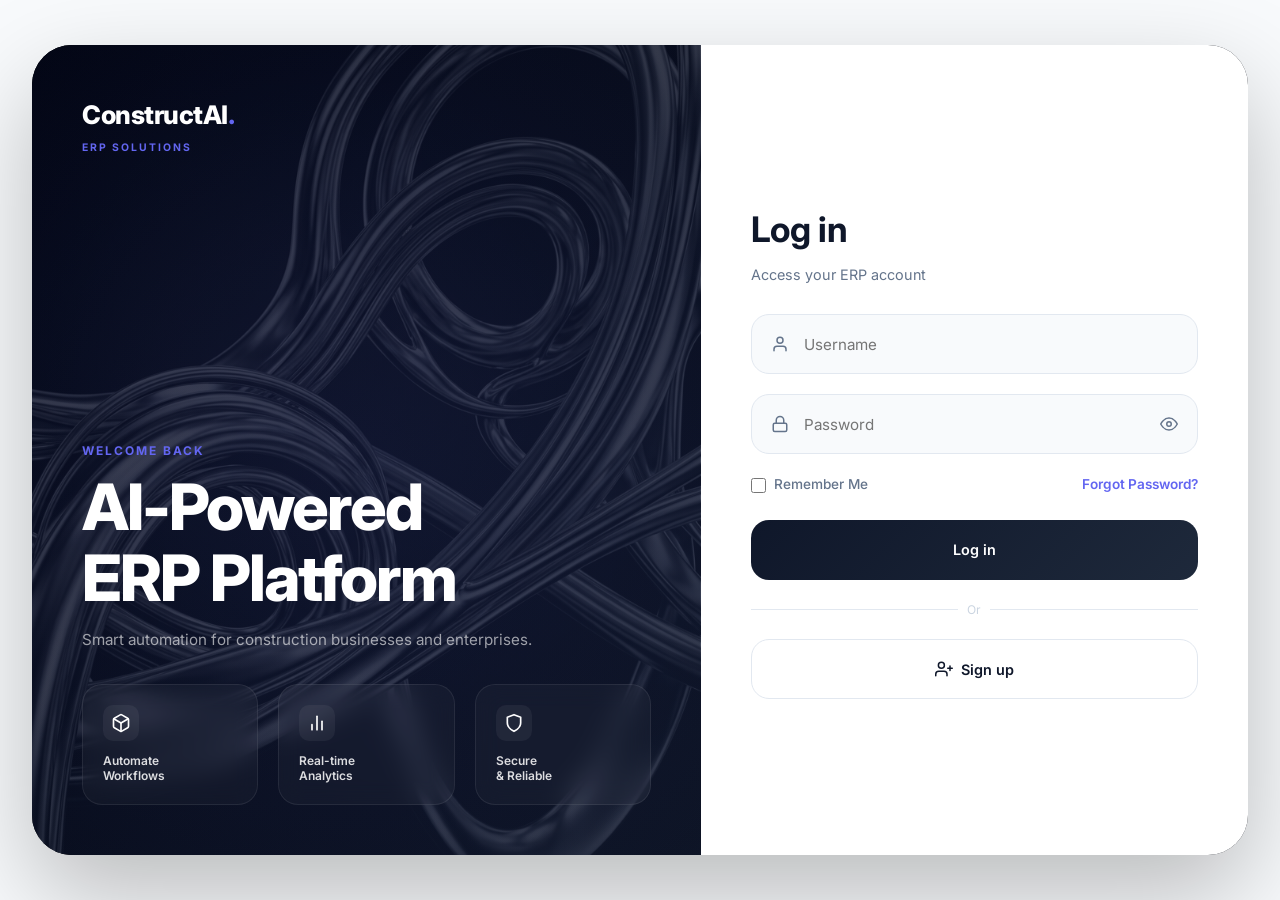
<file: frontend/index.html>
<!DOCTYPE html>
<html lang="en">

<head>
    <meta charset="UTF-8">
    <meta name="viewport" content="width=device-width, initial-scale=1.0">
    <title>ConstructAI ERP - Secure Login Gateway</title>
    <!-- Google Fonts -->
    <link rel="preconnect" href="https://fonts.googleapis.com">
    <link rel="preconnect" href="https://fonts.gstatic.com" crossorigin>
    <link
        href="https://fonts.googleapis.com/css2?family=Inter:wght@300;400;500;600;700&family=Outfit:wght@400;600;700;800&display=swap"
        rel="stylesheet">
    <!-- Main Stylesheet -->
    <link rel="stylesheet" href="css/style.css">
</head>

<body class="login-body">

    <!-- Center Card layout -->
    <div class="login-wrapper">

        <!-- Left Branding Section -->
        <div class="left-panel">
            <div class="visual-header">
                <div>
                    <div class="brand-logo">ConstructAI<span>.</span></div>
                    <div class="brand-subtitle">ERP SOLUTIONS</div>
                </div>
                <div class="visual-nav">
                    <a href="#" onclick="alert('ConstructAI ERP Gateway - Enterprise Construction Logistics')"></a>
                    <a href="#" onclick="alert('ConstructAI ERP v1.0.0 - Built for Enterprise AI Expense Parsing')"></a>
                    <a href="#" onclick="alert('Contact: systems@constructai-erp.com')"></a>
                </div>
            </div>

            <div class="visual-bottom">
                <div class="welcome-badge">WELCOME BACK</div>
                <h1 class="welcome-heading welcome-text">AI-Powered<br>ERP Platform</h1>
                <p class="visual-description">Smart automation for construction businesses and enterprises.</p>

                <!-- Bottom Feature Cards row -->
                <div class="feature-cards-row">
                    <div class="feature-card">
                        <div class="feature-icon">
                            <svg xmlns="http://www.w3.org/2000/svg" width="20" height="20" viewBox="0 0 24 24"
                                fill="none" stroke="currentColor" stroke-width="2" stroke-linecap="round"
                                stroke-linejoin="round">
                                <path
                                    d="M21 16V8a2 2 0 0 0-1-1.73l-7-4a2 2 0 0 0-2 0l-7 4A2 2 0 0 0 3 8v8a2 2 0 0 0 1 1.73l7 4a2 2 0 0 0 2 0l7-4A2 2 0 0 0 21 16z">
                                </path>
                                <polyline points="3.27 6.96 12 12.01 20.73 6.96"></polyline>
                                <line x1="12" y1="22.08" x2="12" y2="12"></line>
                            </svg>
                        </div>
                        <span class="feature-title">Automate<br>Workflows</span>
                    </div>
                    <div class="feature-card">
                        <div class="feature-icon">
                            <svg xmlns="http://www.w3.org/2000/svg" width="20" height="20" viewBox="0 0 24 24"
                                fill="none" stroke="currentColor" stroke-width="2" stroke-linecap="round"
                                stroke-linejoin="round">
                                <line x1="18" y1="20" x2="18" y2="10"></line>
                                <line x1="12" y1="20" x2="12" y2="4"></line>
                                <line x1="6" y1="20" x2="6" y2="14"></line>
                            </svg>
                        </div>
                        <span class="feature-title">Real-time<br>Analytics</span>
                    </div>
                    <div class="feature-card">
                        <div class="feature-icon">
                            <svg xmlns="http://www.w3.org/2000/svg" width="20" height="20" viewBox="0 0 24 24"
                                fill="none" stroke="currentColor" stroke-width="2" stroke-linecap="round"
                                stroke-linejoin="round">
                                <path d="M12 22s8-4 8-10V5l-8-3-8 3v7c0 6 8 10 8 10z"></path>
                            </svg>
                        </div>
                        <span class="feature-title">Secure<br>& Reliable</span>
                    </div>
                </div>
            </div>
        </div>

        <!-- Right Forms Section -->
        <div class="right-panel">

            <!-- Alerts drawer feedback -->
            <div class="alert" id="auth-alert">
                <svg xmlns="http://www.w3.org/2000/svg" width="16" height="16" viewBox="0 0 24 24" fill="none"
                    stroke="currentColor" stroke-width="2" stroke-linecap="round" stroke-linejoin="round">
                    <circle cx="12" cy="12" r="10"></circle>
                    <line x1="12" y1="8" x2="12" y2="12"></line>
                    <line x1="12" y1="16" x2="12.01" y2="16"></line>
                </svg>
                <span id="auth-alert-msg"></span>
            </div>

            <!-- LOGIN STATE -->
            <div class="login-card form-container" id="login-container">
                <div class="form-header">
                    <h2 class="form-title">Log in</h2>
                    <p class="form-subtitle">Access your ERP account</p>
                </div>

                <form id="login-form">
                    <!-- Username -->
                    <div class="input-group">
                        <div class="input-icon-left">
                            <svg xmlns="http://www.w3.org/2000/svg" width="18" height="18" viewBox="0 0 24 24"
                                fill="none" stroke="currentColor" stroke-width="2" stroke-linecap="round"
                                stroke-linejoin="round">
                                <path d="M20 21v-2a4 4 0 0 0-4-4H8a4 4 0 0 0-4 4v2"></path>
                                <circle cx="12" cy="7" r="4"></circle>
                            </svg>
                        </div>
                        <input type="text" class="form-input form-input-icon" id="login-username" placeholder="Username"
                            required>
                    </div>

                    <!-- Password -->
                    <div class="input-group">
                        <div class="input-icon-left">
                            <svg xmlns="http://www.w3.org/2000/svg" width="18" height="18" viewBox="0 0 24 24"
                                fill="none" stroke="currentColor" stroke-width="2" stroke-linecap="round"
                                stroke-linejoin="round">
                                <rect x="3" y="11" width="18" height="11" rx="2" ry="2"></rect>
                                <path d="M7 11V7a5 5 0 0 1 10 0v4"></path>
                            </svg>
                        </div>
                        <input type="password" class="form-input form-input-icon" id="login-password"
                            placeholder="Password" required>
                        <div class="input-icon-right" onclick="togglePasswordVisibility('login-password', this)">
                            <svg class="eye-icon" xmlns="http://www.w3.org/2000/svg" width="18" height="18"
                                viewBox="0 0 24 24" fill="none" stroke="currentColor" stroke-width="2"
                                stroke-linecap="round" stroke-linejoin="round">
                                <path d="M1 12s4-8 11-8 11 8 11 8-4 8-11 8-11-8-11-8z"></path>
                                <circle cx="12" cy="12" r="3"></circle>
                            </svg>
                        </div>
                    </div>

                    <!-- Options -->
                    <div class="form-options">
                        <label class="remember-me">
                            <input type="checkbox" id="login-remember"> Remember Me
                        </label>
                        <a href="#" class="forgot-password"
                            onclick="alert('For password resets, contact system admin at admin@constructai.com')">Forgot
                            Password?</a>
                    </div>

                    <!-- Actions -->
                    <button type="submit" class="btn btn-dark" id="btn-login-submit">Log in</button>

                    <div class="divider">Or</div>

                    <button type="button" class="btn btn-outlined" onclick="toggleAuthMode('signup')">
                        <svg xmlns="http://www.w3.org/2000/svg" width="18" height="18" viewBox="0 0 24 24" fill="none"
                            stroke="currentColor" stroke-width="2" stroke-linecap="round" stroke-linejoin="round">
                            <path d="M16 21v-2a4 4 0 0 0-4-4H5a4 4 0 0 0-4 4v2"></path>
                            <circle cx="8.5" cy="7" r="4"></circle>
                            <line x1="20" y1="8" x2="20" y2="14"></line>
                            <line x1="23" y1="11" x2="17" y2="11"></line>
                        </svg>
                        Sign up
                    </button>
                </form>
            </div>

            <!-- SIGNUP STATE -->
            <div class="login-card form-container hidden" id="signup-container">
                <div class="form-header">
                    <h2 class="form-title">Sign up</h2>
                    <p class="form-subtitle">Create a new ledger account for ConstructAI ERP</p>
                </div>

                <form id="signup-form">
                    <!-- Email -->
                    <div class="input-group">
                        <div class="input-icon-left">
                            <svg xmlns="http://www.w3.org/2000/svg" width="18" height="18" viewBox="0 0 24 24"
                                fill="none" stroke="currentColor" stroke-width="2" stroke-linecap="round"
                                stroke-linejoin="round">
                                <path d="M4 4h16c1.1 0 2 .9 2 2v12c0 1.1-.9 2-2 2H4c-1.1 0-2-.9-2-2V6c0-1.1.9-2 2-2z">
                                </path>
                                <polyline points="22,6 12,13 2,6"></polyline>
                            </svg>
                        </div>
                        <input type="email" class="form-input form-input-icon" id="signup-email"
                            placeholder="Email Address" required>
                    </div>

                    <!-- Username -->
                    <div class="input-group">
                        <div class="input-icon-left">
                            <svg xmlns="http://www.w3.org/2000/svg" width="18" height="18" viewBox="0 0 24 24"
                                fill="none" stroke="currentColor" stroke-width="2" stroke-linecap="round"
                                stroke-linejoin="round">
                                <path d="M20 21v-2a4 4 0 0 0-4-4H8a4 4 0 0 0-4 4v2"></path>
                                <circle cx="12" cy="7" r="4"></circle>
                            </svg>
                        </div>
                        <input type="text" class="form-input form-input-icon" id="signup-username"
                            placeholder="Username" required>
                    </div>

                    <!-- Password -->
                    <div class="input-group">
                        <div class="input-icon-left">
                            <svg xmlns="http://www.w3.org/2000/svg" width="18" height="18" viewBox="0 0 24 24"
                                fill="none" stroke="currentColor" stroke-width="2" stroke-linecap="round"
                                stroke-linejoin="round">
                                <rect x="3" y="11" width="18" height="11" rx="2" ry="2"></rect>
                                <path d="M7 11V7a5 5 0 0 1 10 0v4"></path>
                            </svg>
                        </div>
                        <input type="password" class="form-input form-input-icon" id="signup-password"
                            placeholder="Create Password" required>
                        <div class="input-icon-right" onclick="togglePasswordVisibility('signup-password', this)">
                            <svg class="eye-icon" xmlns="http://www.w3.org/2000/svg" width="18" height="18"
                                viewBox="0 0 24 24" fill="none" stroke="currentColor" stroke-width="2"
                                stroke-linecap="round" stroke-linejoin="round">
                                <path d="M1 12s4-8 11-8 11 8 11 8-4 8-11 8-11-8-11-8z"></path>
                                <circle cx="12" cy="12" r="3"></circle>
                            </svg>
                        </div>
                    </div>

                    <!-- Role Selection -->
                    <div class="input-group">
                        <div class="input-icon-left">
                            <svg xmlns="http://www.w3.org/2000/svg" width="18" height="18" viewBox="0 0 24 24"
                                fill="none" stroke="currentColor" stroke-width="2" stroke-linecap="round"
                                stroke-linejoin="round">
                                <path d="M17 21v-2a4 4 0 0 0-4-4H5a4 4 0 0 0-4 4v2"></path>
                                <circle cx="9" cy="7" r="4"></circle>
                                <path d="M23 21v-2a4 4 0 0 0-3-3.87"></path>
                                <path d="M16 3.13a4 4 0 0 1 0 7.75"></path>
                            </svg>
                        </div>
                        <select class="form-input form-input-icon" id="signup-role">
                            <option value="EMPLOYEE">Employee Role (Upload/View only)</option>
                            <option value="ADMIN">Administrator Role (Full access)</option>
                        </select>
                    </div>

                    <!-- Actions -->
                    <button type="submit" class="btn btn-dark" id="btn-signup-submit">Sign up</button>

                    <div class="divider">Or</div>

                    <button type="button" class="btn btn-outlined" onclick="toggleAuthMode('login')">Log in</button>
                </form>
            </div>

        </div>
    </div>

    <!-- Login Page JS Script hooks -->
    <script src="js/api.js"></script>
    <script src="js/script.js"></script>
    <script>
        // Automatic session redirect
        if (localStorage.getItem("access_token")) {
            window.location.href = "dashboard.html";
        }
    </script>
</body>

</html>
</file>
<file: frontend/css/style.css>
/* CSS VARIABLES & DESIGN TOKENS */
:root {
    --primary: #6366f1;
    --primary-hover: #4f46e5;
    --primary-glow: rgba(99, 102, 241, 0.1);
    --secondary: #8b5cf6;
    
    /* Strict Typography Colors */
    --dark: #0f172a;
    --text: #334155;
    --muted: #64748b;
    --card: #ffffff;
    --border: #e2e8f0;
    --border-dark: rgba(255, 255, 255, 0.08);
    --bg-dark: #090d16;
    --bg-dark-hover: #131b2c;
    
    /* Accents */
    --success: #10b981;
    --success-glow: rgba(16, 185, 129, 0.1);
    --warning: #f59e0b;
    --warning-glow: rgba(245, 158, 11, 0.1);
    --danger: #ef4444;
    --danger-glow: rgba(239, 68, 68, 0.1);
    
    /* Spacing System */
    --space-xs: 8px;
    --space-sm: 16px;
    --space-md: 24px;
    --space-lg: 32px;
    
    /* Premium Shadows & Transitions */
    --shadow-premium: 0 10px 25px -5px rgba(0, 0, 0, 0.04), 0 8px 10px -6px rgba(0, 0, 0, 0.04);
    --transition-smooth: all 0.3s cubic-bezier(0.16, 1, 0.3, 1);
}

/* CSS RESET & CORE SCROLL BLOCKS */
* {
    box-sizing: border-box;
    margin: 0;
    padding: 0;
}

html, body {
    width: 100%;
    height: 100%;
    overflow: hidden;
}

body {
    font-family: 'Inter', sans-serif;
    color: var(--text);
    line-height: 1.6;
    font-weight: 400;
}

.login-body {
    min-height: 100vh;
    display: flex;
    align-items: center;
    justify-content: center;
    padding: 30px;
    background: #f8fafc;
}

.dashboard-body {
    background-image: linear-gradient(rgba(255, 255, 255, 0.88), rgba(255, 255, 255, 0.88)), url('../assets/geometric_bg.png');
    background-size: cover;
    background-position: center;
    background-repeat: no-repeat;
    background-attachment: fixed;
}

/* Typography Headings clamp sizing */
h1 { font-size: clamp(28px, 4vw, 42px); color: var(--dark); font-weight: 700; letter-spacing: -0.02em; }
h2 { font-size: clamp(22px, 3vw, 30px); color: var(--dark); font-weight: 700; letter-spacing: -0.01em; }
h3 { font-size: clamp(18px, 2.5vw, 24px); color: var(--dark); font-weight: 600; }
h4 { font-size: 1.1rem; color: var(--dark); font-weight: 600; }

a {
    color: inherit;
    text-decoration: none;
    transition: var(--transition-smooth);
}

/* ========================================================
   1. GLOBAL APP LAYOUT GRID
   ======================================================== */
.app-layout {
    display: flex;
    width: 100%;
    min-height: 100vh;
    position: relative;
}

/* FIXED POSITION SIDEBAR */
.sidebar {
    width: 280px;
    height: 100vh;
    position: fixed;
    left: 0;
    top: 0;
    background-color: var(--bg-dark);
    border-right: 1px solid var(--border-dark);
    display: flex;
    flex-direction: column;
    z-index: 150;
    overflow: hidden;
    padding: var(--space-md) var(--space-sm);
    transition: transform 0.3s cubic-bezier(0.16, 1, 0.3, 1);
}

.sidebar-header {
    padding-bottom: var(--space-sm);
    border-bottom: 1px solid var(--border-dark);
    margin-bottom: var(--space-md);
    flex-shrink: 0;
}

.brand-logo {
    font-size: 1.6rem;
    font-weight: 800;
    color: #ffffff;
    letter-spacing: -0.5px;
}

.brand-logo span {
    color: var(--primary);
}

.brand-badge {
    font-size: 0.65rem;
    color: var(--muted);
    font-weight: 700;
    letter-spacing: 1px;
    text-transform: uppercase;
    margin-top: 2px;
}

.sidebar-menu {
    flex-grow: 1;
    overflow-y: auto;
    display: flex;
    flex-direction: column;
    gap: 6px;
    padding-right: 2px;
}

/* Sidebar Custom Scrollbar */
.sidebar-menu::-webkit-scrollbar {
    width: 4px;
}
.sidebar-menu::-webkit-scrollbar-track {
    background: transparent;
}
.sidebar-menu::-webkit-scrollbar-thumb {
    background: rgba(255, 255, 255, 0.1);
    border-radius: 2px;
}
.sidebar-menu::-webkit-scrollbar-thumb:hover {
    background: rgba(255, 255, 255, 0.2);
}

.menu-item {
    display: flex;
    align-items: center;
    gap: 12px;
    padding: 12px 16px;
    color: rgba(255, 255, 255, 0.65);
    border-radius: 12px;
    font-size: 0.9rem;
    font-weight: 600;
    border: 1px solid transparent;
    transition: var(--transition-smooth);
}

.menu-item svg {
    color: rgba(255, 255, 255, 0.45);
    transition: var(--transition-smooth);
}

.menu-item:hover {
    color: #ffffff;
    background-color: rgba(255, 255, 255, 0.04);
}

.menu-item.active {
    color: #ffffff;
    background-color: rgba(99, 102, 241, 0.15);
    border-color: rgba(99, 102, 241, 0.3);
}

.menu-item.active svg {
    color: var(--primary);
}

.sidebar-footer {
    padding-top: var(--space-sm);
    border-top: 1px solid var(--border-dark);
    flex-shrink: 0;
}

.logout-btn {
    width: 100%;
    height: 44px;
    background: none;
    border: 1px solid rgba(255, 255, 255, 0.1);
    border-radius: 12px;
    color: rgba(255, 255, 255, 0.7);
    display: flex;
    align-items: center;
    justify-content: center;
    gap: 10px;
    font-family: inherit;
    font-size: 0.9rem;
    font-weight: 600;
    cursor: pointer;
    transition: var(--transition-smooth);
}

.logout-btn:hover {
    color: #ffffff;
    background-color: rgba(239, 68, 68, 0.1);
    border-color: rgba(239, 68, 68, 0.3);
}

/* MAIN CONTENT BLOCK */
.main-content {
    margin-left: 280px;
    width: calc(100% - 280px);
    height: 100vh;
    overflow-y: auto;
    overflow-x: hidden;
    display: flex;
    flex-direction: column;
}

/* STICKY TOPBAR */
.topbar {
    height: 80px;
    position: sticky;
    top: 0;
    z-index: 100;
    background-color: rgba(255, 255, 255, 0.85);
    backdrop-filter: blur(16px);
    border-bottom: 1px solid var(--border);
    display: flex;
    align-items: center;
    justify-content: space-between;
    padding: 0 32px;
}

.sidebar-toggle {
    display: none;
    align-items: center;
    justify-content: center;
    cursor: pointer;
    color: var(--dark);
    margin-right: 15px;
    transition: var(--transition-smooth);
}

.sidebar-toggle:hover {
    color: var(--primary);
}

.search-bar-wrapper {
    display: flex;
    align-items: center;
    background-color: #f1f5f9;
    border-radius: 20px;
    width: 100%;
    max-width: 500px;
    padding: 8px 16px;
}

.search-icon {
    color: var(--muted);
    margin-right: 10px;
}

.search-bar-wrapper input {
    background: none;
    border: none;
    outline: none;
    font-size: 0.85rem;
    width: 100%;
    color: var(--dark);
    font-family: inherit;
}

.nav-controls {
    display: flex;
    align-items: center;
    gap: 20px;
}

.notification-trigger {
    color: var(--muted);
    cursor: pointer;
    position: relative;
    display: flex;
    align-items: center;
}

.notification-trigger:hover {
    color: var(--dark);
}

.badge-dot {
    position: absolute;
    top: -2px;
    right: -2px;
    width: 8px;
    height: 8px;
    background-color: var(--primary);
    border-radius: 50%;
    border: 2px solid #ffffff;
}

.sandbox-indicator-pill {
    background-color: var(--warning-glow);
    border: 1px solid rgba(245, 158, 11, 0.3);
    color: #b45309;
    font-size: 0.75rem;
    font-weight: 600;
    padding: 4px 12px;
    border-radius: 12px;
    cursor: pointer;
}

.sandbox-indicator-pill.hidden {
    display: none;
}

.user-profile-badge {
    display: flex;
    align-items: center;
    gap: 12px;
    border-left: 1px solid var(--border);
    padding-left: 20px;
}

.profile-avatar {
    width: 36px;
    height: 36px;
    border-radius: 50%;
    background: linear-gradient(135deg, var(--dark) 0%, #334155 100%);
    color: #ffffff;
    font-weight: 700;
    font-size: 0.85rem;
    display: flex;
    align-items: center;
    justify-content: center;
}

.profile-info {
    display: flex;
    flex-direction: column;
}

.profile-name {
    font-size: 0.85rem;
    font-weight: 700;
    color: var(--dark);
    line-height: 1.2;
}

.profile-role {
    font-size: 0.7rem;
    color: var(--muted);
    font-weight: 700;
    letter-spacing: 0.5px;
    margin-top: 1px;
}

/* PAGE CONTENT WRAPPER */
.page-content {
    width: 100%;
    max-width: 1600px;
    margin: 0 auto;
    padding: 32px;
    flex: 1;
}

.view-section {
    animation: fadeIn 0.4s ease;
}

.view-section.hidden {
    display: none !important;
}

.view-title-block {
    margin-bottom: 24px;
}

.view-subtitle {
    font-size: 0.9rem;
    color: var(--muted);
    margin-top: 4px;
}

/* ========================================================
   2. DASHBOARD PAGE & GRID CONTROLS
   ======================================================== */
.dashboard-grid {
    display: grid;
    grid-template-columns: repeat(auto-fit, minmax(260px, 1fr));
    gap: 24px;
    margin-bottom: 32px;
}

.card {
    width: 100%;
    min-height: 170px;
    background-color: var(--card);
    border: 1px solid var(--border);
    border-radius: 24px;
    padding: 28px;
    display: flex;
    flex-direction: column;
    justify-content: space-between;
    box-shadow: var(--shadow-premium);
    transition: var(--transition-smooth);
}

.card:hover {
    transform: translateY(-2px);
    box-shadow: 0 16px 32px rgba(0, 0, 0, 0.06);
    border-color: #cbd5e1;
}

.metric-top {
    display: flex;
    justify-content: space-between;
    align-items: center;
}

.metric-label {
    font-size: 0.8rem;
    font-weight: 700;
    text-transform: uppercase;
    letter-spacing: 0.5px;
    color: var(--muted);
}

.metric-icon {
    font-size: 1.2rem;
    width: 34px;
    height: 34px;
    background-color: #f1f5f9;
    border-radius: 10px;
    display: flex;
    align-items: center;
    justify-content: center;
}

.metric-value {
    font-size: 2rem;
    font-weight: 700;
    color: var(--dark);
    line-height: 1.1;
    margin: 8px 0;
}

.metric-growth {
    font-size: 0.75rem;
    color: var(--muted);
}

.metric-growth.green { color: var(--success); font-weight: 700; }
.metric-growth.orange { color: var(--warning); font-weight: 700; }
.metric-growth.purple { color: var(--secondary); font-weight: 700; }

/* Double Column Sections */
.dashboard-double-columns {
    display: grid;
    grid-template-columns: 1.6fr 0.9fr;
    gap: 24px;
    margin-top: 32px;
}

.dashboard-column-card {
    background-color: var(--card);
    border: 1px solid var(--border);
    border-radius: 24px;
    padding: 28px;
    box-shadow: var(--shadow-premium);
    overflow: hidden;
}

.card-header-bar {
    display: flex;
    justify-content: space-between;
    align-items: center;
    margin-bottom: 20px;
}

.card-headline {
    font-size: 1.2rem;
    font-weight: 700;
    color: var(--dark);
}

/* ========================================================
   3. ENTERPRISE TABLES RESPONSIVENESS
   ======================================================== */
.table-container {
    width: 100%;
    overflow-x: auto;
    border-radius: 14px;
    border: 1px solid var(--border);
    background-color: var(--card);
}

.custom-table {
    width: 100%;
    min-width: 900px;
    border-collapse: collapse;
    text-align: left;
}

.custom-table th {
    font-size: 0.75rem;
    font-weight: 700;
    text-transform: uppercase;
    letter-spacing: 0.5px;
    color: var(--muted);
    padding: 14px 20px;
    border-bottom: 2px solid var(--border);
    background-color: #f8fafc;
}

.custom-table td {
    padding: 14px 20px;
    font-size: 0.85rem;
    border-bottom: 1px solid var(--border);
    color: var(--text);
    vertical-align: middle;
}

.custom-table tbody tr {
    transition: var(--transition-smooth);
}

.custom-table tbody tr:hover {
    background-color: #f8fafc;
}

.custom-table td div {
    display: flex;
    gap: 8px;
    flex-wrap: nowrap;
}

/* Status Badges */
.status-badge {
    display: inline-flex;
    align-items: center;
    padding: 4px 10px;
    border-radius: 20px;
    font-size: 0.75rem;
    font-weight: 700;
}

.status-badge.approved, .status-badge.synced {
    background-color: var(--success-glow);
    color: var(--success);
}

.status-badge.needs_review, .status-badge.pending {
    background-color: var(--warning-glow);
    color: var(--warning);
}

.status-badge.rejected {
    background-color: var(--danger-glow);
    color: var(--danger);
}

/* Accuracy Circular Widget */
.accuracy-metric-container {
    display: flex;
    flex-direction: column;
    align-items: center;
    justify-content: center;
    height: 100%;
    min-height: 200px;
}

.accuracy-circle {
    width: 120px;
    height: 120px;
    border-radius: 50%;
    border: 8px solid var(--primary-glow);
    border-top-color: var(--primary);
    display: flex;
    flex-direction: column;
    align-items: center;
    justify-content: center;
    margin-bottom: 20px;
    box-shadow: 0 0 15px rgba(99, 102, 241, 0.2);
}

.accuracy-number {
    font-size: 1.6rem;
    font-weight: 800;
    color: var(--dark);
}

.accuracy-label {
    font-size: 0.65rem;
    color: var(--muted);
    font-weight: 700;
    text-transform: uppercase;
}

/* ========================================================
   4. AI PARSER COMPONENT RESPONSIVE LAYOUT
   ======================================================== */
.parser-layout {
    display: grid;
    grid-template-columns: minmax(320px, 400px) 1fr;
    gap: 32px;
}

.parser-side-panel {
    display: flex;
    flex-direction: column;
    gap: 20px;
    width: 100%;
    overflow: hidden;
}

.upload-zone-wrapper {
    background-color: var(--card);
    border: 1px solid var(--border);
    border-radius: 24px;
    padding: 24px;
    box-shadow: var(--shadow-premium);
}

.drag-drop-zone {
    border: 2px dashed #cbd5e1;
    border-radius: 16px;
    padding: 36px 16px;
    text-align: center;
    cursor: pointer;
    background-color: #f8fafc;
    transition: var(--transition-smooth);
}

.drag-drop-zone:hover, .drag-drop-zone.dragover {
    border-color: var(--primary);
    background-color: var(--primary-glow);
}

.upload-icon {
    font-size: 2.2rem;
    margin-bottom: 12px;
}

.upload-progress-container {
    background-color: var(--card);
    border: 1px solid var(--border);
    border-radius: 20px;
    padding: 20px;
    box-shadow: var(--shadow-premium);
}

.progress-details {
    display: flex;
    justify-content: space-between;
    font-size: 0.8rem;
    margin-bottom: 8px;
}

.progress-bar-track {
    height: 6px;
    background-color: #e2e8f0;
    border-radius: 3px;
    overflow: hidden;
}

.progress-bar-fill {
    width: 0%;
    height: 100%;
    background-color: var(--primary);
    border-radius: 3px;
    transition: width 0.3s ease;
}

.progress-status-log {
    font-size: 0.75rem;
    color: var(--muted);
    margin-top: 8px;
    font-family: monospace;
}

.parser-result-panel {
    background-color: var(--card);
    border: 1px solid var(--border);
    border-radius: 24px;
    padding: 28px;
    box-shadow: var(--shadow-premium);
    display: flex;
    flex-direction: column;
    min-height: 500px;
    width: 100%;
    overflow: hidden;
}

.result-placeholder {
    display: flex;
    flex-direction: column;
    align-items: center;
    justify-content: center;
    flex-grow: 1;
    text-align: center;
    color: var(--muted);
}

.placeholder-icon {
    font-size: 2.8rem;
    margin-bottom: 12px;
}

.extraction-card {
    display: flex;
    flex-direction: column;
    height: 100%;
    flex-grow: 1;
}

.extraction-header-row {
    display: flex;
    justify-content: space-between;
    align-items: flex-start;
    border-bottom: 1px solid var(--border);
    padding-bottom: 16px;
    margin-bottom: 20px;
}

.confidence-badge {
    display: inline-block;
    background-color: #f1f5f9;
    font-size: 0.75rem;
    color: var(--muted);
    padding: 2px 8px;
    border-radius: 4px;
    margin-top: 4px;
}

.result-tabs-row {
    display: flex;
    gap: 15px;
    border-bottom: 1px solid var(--border);
    margin-bottom: 20px;
}

.result-tab {
    background: none;
    border: none;
    cursor: pointer;
    font-family: inherit;
    font-size: 0.85rem;
    font-weight: 600;
    padding: 8px 2px;
    color: var(--muted);
    position: relative;
    transition: var(--transition-smooth);
}

.result-tab:hover, .result-tab.active {
    color: var(--dark);
}

.result-tab.active::after {
    content: '';
    position: absolute;
    bottom: -1px;
    left: 0;
    width: 100%;
    height: 2px;
    background-color: var(--primary);
}

.meta-grid {
    display: grid;
    grid-template-columns: repeat(auto-fit, minmax(200px, 1fr));
    gap: 15px 25px;
    background-color: #f8fafc;
    border-radius: 16px;
    padding: 20px;
    margin-bottom: 20px;
}

.meta-item {
    font-size: 0.85rem;
    color: var(--text);
}

.result-action-row {
    margin-top: auto;
    padding-top: 16px;
    border-top: 1px solid var(--border);
}

/* ========================================================
   5. CONTROLS, MODALS, CONSOLE & SWITCHES
   ======================================================== */
.filter-controls-bar {
    display: flex;
    gap: 16px;
    background-color: var(--card);
    border: 1px solid var(--border);
    border-radius: 16px;
    padding: 16px 24px;
    box-shadow: var(--shadow-premium);
    margin-bottom: 24px;
}

.filter-input-search {
    flex: 2;
    height: 40px;
    border-radius: 8px;
    border: 1px solid #cbd5e1;
    background-color: #f8fafc;
    padding: 0 14px;
    outline: none;
    font-size: 0.85rem;
    font-family: inherit;
}

.filter-input-search:focus {
    border-color: #94a3b8;
    background-color: var(--card);
}

.filter-select {
    flex: 1;
    height: 40px;
    border-radius: 8px;
    border: 1px solid #cbd5e1;
    background-color: #f8fafc;
    padding: 0 14px;
    outline: none;
    font-size: 0.85rem;
    font-family: inherit;
    color: var(--muted);
}

/* Modals layout */
.modal {
    position: fixed;
    top: 0;
    left: 0;
    width: 100vw;
    height: 100vh;
    background-color: rgba(9, 13, 22, 0.4);
    backdrop-filter: blur(8px);
    display: flex;
    align-items: center;
    justify-content: center;
    z-index: 1000;
    transition: var(--transition-smooth);
}

.modal.hidden {
    display: none !important;
}

.modal-card {
    background-color: var(--card);
    border-radius: 24px;
    padding: 32px;
    width: 100%;
    max-width: 500px;
    box-shadow: 0 20px 40px -10px rgba(0, 0, 0, 0.25);
    animation: scaleIn 0.3s cubic-bezier(0.16, 1, 0.3, 1);
}

.modal-actions-row {
    display: flex;
    justify-content: flex-end;
    gap: 12px;
    margin-top: 24px;
}

.modal-actions-row button {
    width: auto;
}

/* terminal logs log layout */
.audit-logs-card {
    background-color: #04060a;
    border-radius: 16px;
    border: 1px solid var(--border-dark);
    overflow: hidden;
}

.terminal-logs-header {
    background-color: #0b0f19;
    padding: 12px 20px;
    display: flex;
    align-items: center;
    gap: 8px;
    border-bottom: 1px solid var(--border-dark);
}

.terminal-circle {
    width: 8px;
    height: 8px;
    border-radius: 50%;
}

.terminal-circle.red { background-color: var(--danger); }
.terminal-circle.yellow { background-color: var(--warning); }
.terminal-circle.green { background-color: var(--success); }

.terminal-title {
    font-family: monospace;
    font-size: 0.75rem;
    color: var(--muted);
    margin-left: 10px;
}

.terminal-logs {
    background-color: #04060a;
    color: #e2e8f0;
    font-family: 'Courier New', Courier, monospace;
    font-size: 0.85rem;
    padding: 20px;
    margin: 0;
    max-height: 480px;
    overflow-y: auto;
    white-space: pre-wrap;
    line-height: 1.5;
}

/* Settings Form elements */
.settings-form-layout {
    display: flex;
    flex-direction: column;
    gap: 20px;
}

.settings-row {
    margin-top: 10px;
}

.settings-item {
    font-size: 0.9rem;
}

.settings-toggle-row {
    background-color: #f8fafc;
    border-radius: 12px;
    padding: 14px 18px;
}

.switch {
    position: relative;
    display: inline-block;
    width: 44px;
    height: 22px;
}

.switch input {
    opacity: 0;
    width: 0;
    height: 0;
}

.slider-round {
    position: absolute;
    cursor: pointer;
    top: 0;
    left: 0;
    right: 0;
    bottom: 0;
    background-color: #cbd5e1;
    transition: .3s;
    border-radius: 22px;
}

.slider-round:before {
    position: absolute;
    content: "";
    height: 16px;
    width: 16px;
    left: 3px;
    bottom: 3px;
    background-color: white;
    transition: .3s;
    border-radius: 50%;
}

input:checked + .slider-round {
    background-color: var(--primary);
}

input:checked + .slider-round:before {
    transform: translateX(22px);
}

/* Input boxes general */
.input-group {
    position: relative;
    margin-bottom: 16px;
}

.form-label {
    display: block;
    margin-bottom: 6px;
    font-size: 0.85rem;
    font-weight: 600;
    color: var(--dark);
}

.form-input {
    width: 100%;
    height: 44px;
    background-color: #f1f5f9;
    border: 2px solid transparent;
    border-radius: 20px;
    padding: 0 16px;
    font-size: 0.9rem;
    color: var(--dark);
    font-family: inherit;
    outline: none;
    transition: var(--transition-smooth);
}

.form-input:focus {
    background-color: var(--card);
    border-color: #cbd5e1;
    box-shadow: 0 0 0 4px rgba(226, 232, 240, 0.8);
}

/* Custom general Buttons */
.btn {
    width: 100%;
    height: 42px;
    border-radius: 21px;
    font-family: inherit;
    font-size: 0.85rem;
    font-weight: 600;
    border: none;
    cursor: pointer;
    display: inline-flex;
    align-items: center;
    justify-content: center;
    gap: 6px;
    transition: var(--transition-smooth);
}

.btn-sm {
    height: 32px;
    border-radius: 16px;
    font-size: 0.8rem;
    padding: 0 14px;
    width: auto;
}

.btn-dark {
    background-color: var(--dark);
    color: #ffffff;
}

.btn-dark:hover {
    background-color: var(--bg-dark-hover);
    transform: translateY(-1px);
}

.btn-light {
    background-color: var(--border);
    color: var(--dark);
}

.btn-light:hover {
    background-color: #cbd5e1;
    transform: translateY(-1px);
}

/* Charts grid wrapper */
.charts-layout-row {
    display: grid;
    grid-template-columns: repeat(auto-fit, minmax(320px, 1fr));
    gap: 24px;
    margin-top: 24px;
}

.chart-canvas-card {
    background-color: var(--card);
    border: 1px solid var(--border);
    border-radius: 24px;
    padding: 24px;
    box-shadow: var(--shadow-premium);
}

.chart-canvas-card h3 {
    font-size: 1.1rem;
    font-weight: 700;
    color: var(--dark);
    margin-bottom: 16px;
}

.canvas-wrapper {
    position: relative;
    height: 240px;
    width: 100%;
}

/* ========================================================
   6. LOGIN & REGISTRATION OVERHAULED LAYOUT SYSTEM
   ======================================================== */
.login-wrapper {
    width: min(1400px, 95vw);
    height: min(850px, 90vh);
    display: grid;
    grid-template-columns: 1.1fr 0.9fr;
    border-radius: 40px;
    overflow: hidden;
    box-shadow: 0 40px 100px rgba(0, 0, 0, 0.25);
    background-color: var(--bg-dark);
}

.left-panel {
    width: 100%;
    height: 100%;
    padding: 50px;
    display: flex;
    flex-direction: column;
    justify-content: space-between;
    background-image: linear-gradient(135deg, rgba(2, 6, 23, 0.8) 0%, rgba(15, 23, 42, 0.85) 100%), url('../assets/login_banner.png');
    background-size: cover;
    background-position: center;
    position: relative;
    overflow: hidden;
    color: #ffffff;
}

/* Background AI accent glow */
.left-panel::before {
    content: '';
    position: absolute;
    top: -50%;
    left: -50%;
    width: 200%;
    height: 200%;
    background: radial-gradient(circle, rgba(99, 102, 241, 0.08) 0%, transparent 60%);
    pointer-events: none;
    animation: rotateGlow 20s infinite linear;
}

@keyframes rotateGlow {
    from { transform: rotate(0deg); }
    to { transform: rotate(360deg); }
}

.visual-header {
    display: flex;
    align-items: center;
    justify-content: space-between;
    width: 100%;
    z-index: 5;
}

.brand-subtitle {
    font-size: 0.65rem;
    color: var(--primary);
    font-weight: 700;
    letter-spacing: 2px;
    text-transform: uppercase;
    margin-top: 4px;
}

.visual-nav {
    display: flex;
    gap: var(--space-md);
}

.visual-nav a {
    color: rgba(255, 255, 255, 0.6);
    font-size: 0.85rem;
    font-weight: 500;
    letter-spacing: 0.5px;
}

.visual-nav a:hover {
    color: #ffffff;
}

.visual-bottom {
    z-index: 5;
    margin-top: auto;
}

.welcome-badge {
    font-size: 0.75rem;
    color: var(--primary);
    font-weight: 700;
    letter-spacing: 2px;
    margin-bottom: 12px;
}

.welcome-heading {
    font-size: clamp(42px, 5vw, 72px);
    font-weight: 800;
    line-height: 1.1;
    color: #ffffff;
    margin-bottom: 16px;
    letter-spacing: -2px;
}

.visual-description {
    color: rgba(255, 255, 255, 0.6);
    font-size: 0.95rem;
    margin-bottom: var(--space-lg);
    max-width: 460px;
    line-height: 1.5;
}

/* Feature cards grid matching spec */
.feature-cards-row {
    display: grid;
    grid-template-columns: repeat(3, 1fr);
    gap: 20px;
    width: 100%;
    margin-top: 10px;
}

.feature-card {
    background: rgba(255, 255, 255, 0.03);
    border: 1px solid rgba(255, 255, 255, 0.08);
    backdrop-filter: blur(12px);
    border-radius: 20px;
    padding: 20px;
    display: flex;
    flex-direction: column;
    gap: 12px;
    transition: var(--transition-smooth);
}

.feature-card:hover {
    background: rgba(255, 255, 255, 0.06);
    border-color: rgba(255, 255, 255, 0.15);
    transform: translateY(-3px);
}

.feature-icon {
    width: 36px;
    height: 36px;
    background: rgba(255, 255, 255, 0.05);
    border-radius: 10px;
    display: flex;
    align-items: center;
    justify-content: center;
    color: #ffffff;
}

.feature-title {
    font-size: 0.75rem;
    color: rgba(255, 255, 255, 0.85);
    font-weight: 600;
    line-height: 1.3;
}

/* Right panel & centered card */
.right-panel {
    width: 100%;
    height: 100%;
    display: flex;
    align-items: center;
    justify-content: center;
    padding: 50px;
    background-color: var(--card);
}

.login-card {
    width: 100%;
    max-width: 480px;
}

.form-container.hidden {
    display: none !important;
}

.form-header {
    margin-bottom: 28px;
}

.form-title {
    font-size: 2.2rem;
    font-weight: 700;
    color: var(--dark);
    margin-bottom: 6px;
}

.form-subtitle {
    font-size: 0.9rem;
    color: var(--muted);
}

/* Input Fields styling (60px high, 18px border radius) */
.input-group {
    position: relative;
    margin-bottom: 20px;
}

.input-icon-left {
    position: absolute;
    left: 20px;
    top: 50%;
    transform: translateY(-50%);
    color: var(--muted);
    pointer-events: none;
    display: flex;
    align-items: center;
}

.input-icon-right {
    position: absolute;
    right: 20px;
    top: 50%;
    transform: translateY(-50%);
    color: var(--muted);
    cursor: pointer;
    display: flex;
    align-items: center;
}

.form-input {
    width: 100%;
    height: 60px;
    background-color: #f8fafc;
    border: 1px solid var(--border);
    border-radius: 18px;
    padding: 0 20px;
    font-size: 0.95rem;
    color: var(--dark);
    outline: none;
    transition: var(--transition-smooth);
}

.form-input-icon {
    padding-left: 52px;
}

.form-input:focus {
    background-color: var(--card);
    border-color: var(--dark);
    box-shadow: 0 0 0 4px rgba(15, 23, 42, 0.04);
}

.form-options {
    display: flex;
    justify-content: space-between;
    align-items: center;
    font-size: 0.85rem;
    margin-bottom: 24px;
}

.remember-me {
    display: flex;
    align-items: center;
    gap: 8px;
    color: var(--muted);
    cursor: pointer;
    font-weight: 500;
}

.remember-me input {
    cursor: pointer;
    accent-color: var(--dark);
    width: 15px;
    height: 15px;
}

.forgot-password {
    color: var(--primary);
    font-weight: 600;
}

.forgot-password:hover {
    color: var(--primary-hover);
    text-decoration: underline;
}

/* Actions button sizing (60px high, 18px border radius) */
.btn {
    width: 100%;
    height: 60px;
    border-radius: 18px;
    font-family: inherit;
    font-size: 0.9rem;
    font-weight: 600;
    border: none;
    cursor: pointer;
    display: inline-flex;
    align-items: center;
    justify-content: center;
    gap: 8px;
    transition: var(--transition-smooth);
}

.btn-dark {
    background: linear-gradient(135deg, #0f172a 0%, #1e293b 100%);
    color: #ffffff;
}

.btn-dark:hover {
    background: linear-gradient(135deg, #1e293b 0%, #0f172a 100%);
    transform: translateY(-1px);
    box-shadow: 0 8px 20px rgba(15, 23, 42, 0.15);
}

.btn-outlined {
    background: none;
    border: 1.5px solid var(--border);
    color: var(--dark);
}

.btn-outlined:hover {
    background-color: #f8fafc;
    border-color: var(--dark);
    transform: translateY(-1px);
}

.divider {
    display: flex;
    align-items: center;
    text-align: center;
    color: #cbd5e1;
    font-size: 0.75rem;
    margin: 20px 0;
}

.divider::before, .divider::after {
    content: '';
    flex: 1;
    border-bottom: 1px solid #e2e8f0;
}

.divider:not(:empty)::before { margin-right: .75em; }
.divider:not(:empty)::after { margin-left: .75em; }

.alert {
    background-color: #fef2f2;
    border: 1px solid #fca5a5;
    color: #b91c1c;
    padding: 12px 16px;
    border-radius: 14px;
    font-size: 0.8rem;
    margin-bottom: 20px;
    display: none;
    align-items: center;
    gap: 10px;
}

/* ========================================================
   7. RESPONSIVE TABLET & MOBILE MEDIA QUERIES
   ======================================================== */
@media (max-width: 1000px) {
    .login-wrapper {
        grid-template-columns: 1fr;
        height: auto;
        overflow-y: auto;
        width: 95vw;
        max-height: 95vh;
        border-radius: 30px;
    }

    .left-panel {
        min-height: 500px;
        border-bottom-left-radius: 0;
        border-top-right-radius: 30px;
        padding: 40px;
    }

    .right-panel {
        padding: 40px;
    }

    .sidebar {
        transform: translateX(-100%);
        box-shadow: 15px 0 30px rgba(0, 0, 0, 0.25);
    }
    
    .sidebar.open {
        transform: translateX(0);
    }
    
    .main-content {
        margin-left: 0;
        width: 100%;
    }
    
    .topbar {
        padding: 0 var(--space-md);
    }
    
    .sidebar-toggle {
        display: flex;
    }
    
    .page-content {
        padding: 24px;
    }

    .parser-layout {
        grid-template-columns: 1fr;
        gap: 24px;
    }

    .dashboard-double-columns {
        grid-template-columns: 1fr;
    }
    
}

@media (max-width: 600px) {
    /* Login Overhaul Mobile */
    body {
        padding: 15px;
        overflow: auto;
    }

    .login-wrapper {
        width: 100%;
        border-radius: 25px;
        max-height: none;
        height: auto;
    }

    .left-panel, .right-panel {
        padding: 25px;
    }

    .left-panel {
        min-height: 400px;
    }

    .feature-cards-row {
        grid-template-columns: 1fr;
        gap: 12px;
    }

    .welcome-heading {
        font-size: 2.2rem;
        letter-spacing: -1px;
    }

    /* Dashboard Mobile Adjustments */
    .page-content {
        padding: 16px;
    }
    
    .topbar {
        height: 75px;
    }
    
    .search-bar-wrapper {
        max-width: 180px;
    }
    
    .profile-info {
        display: none;
    }
    
    .filter-controls-bar {
        flex-direction: column;
        gap: 10px;
        padding: 16px;
    }
    
    .meta-grid {
        grid-template-columns: 1fr;
    }
}

/* ANIMATIONS KEYFRAMES */
@keyframes fadeIn {
    from { opacity: 0; transform: translateY(8px); }
    to { opacity: 1; transform: translateY(0); }
}

@keyframes scaleIn {
    from { opacity: 0; transform: scale(0.96); }
    to { opacity: 1; transform: scale(1); }
}
</file>
